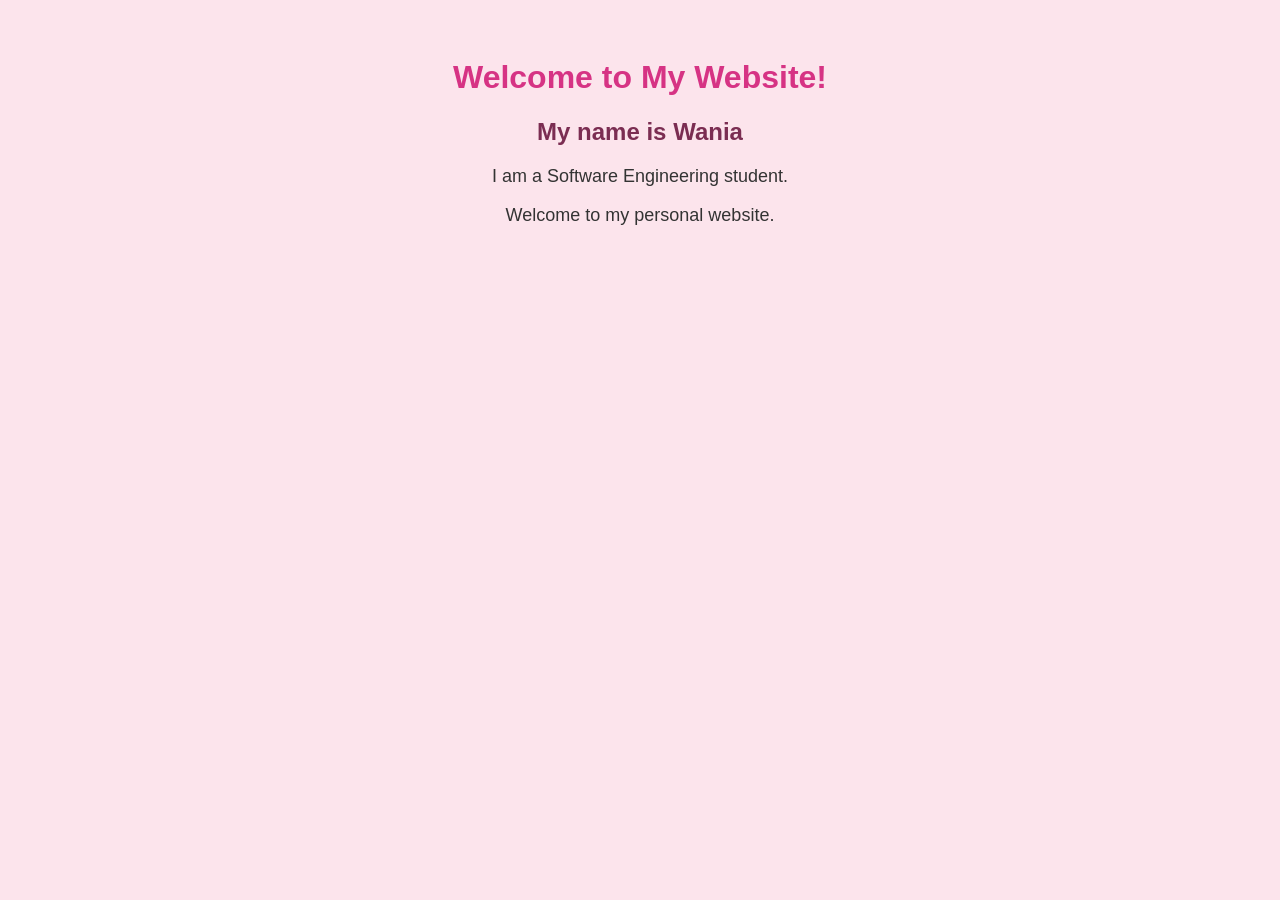
<file: index.html>
<!DOCTYPE html>
<html>
<head>
    <title>My Website</title>
    <link rel="stylesheet" href="style.css">
</head>
<body>

    <h1>Welcome to My Website!</h1>
    <h2>My name is Wania</h2>

    <p>I am a Software Engineering student.</p>
    <p>Welcome to my personal website.</p>

    <!-- Hidden Developer Message: Git is awesome! -->

</body>
</html>
</file>
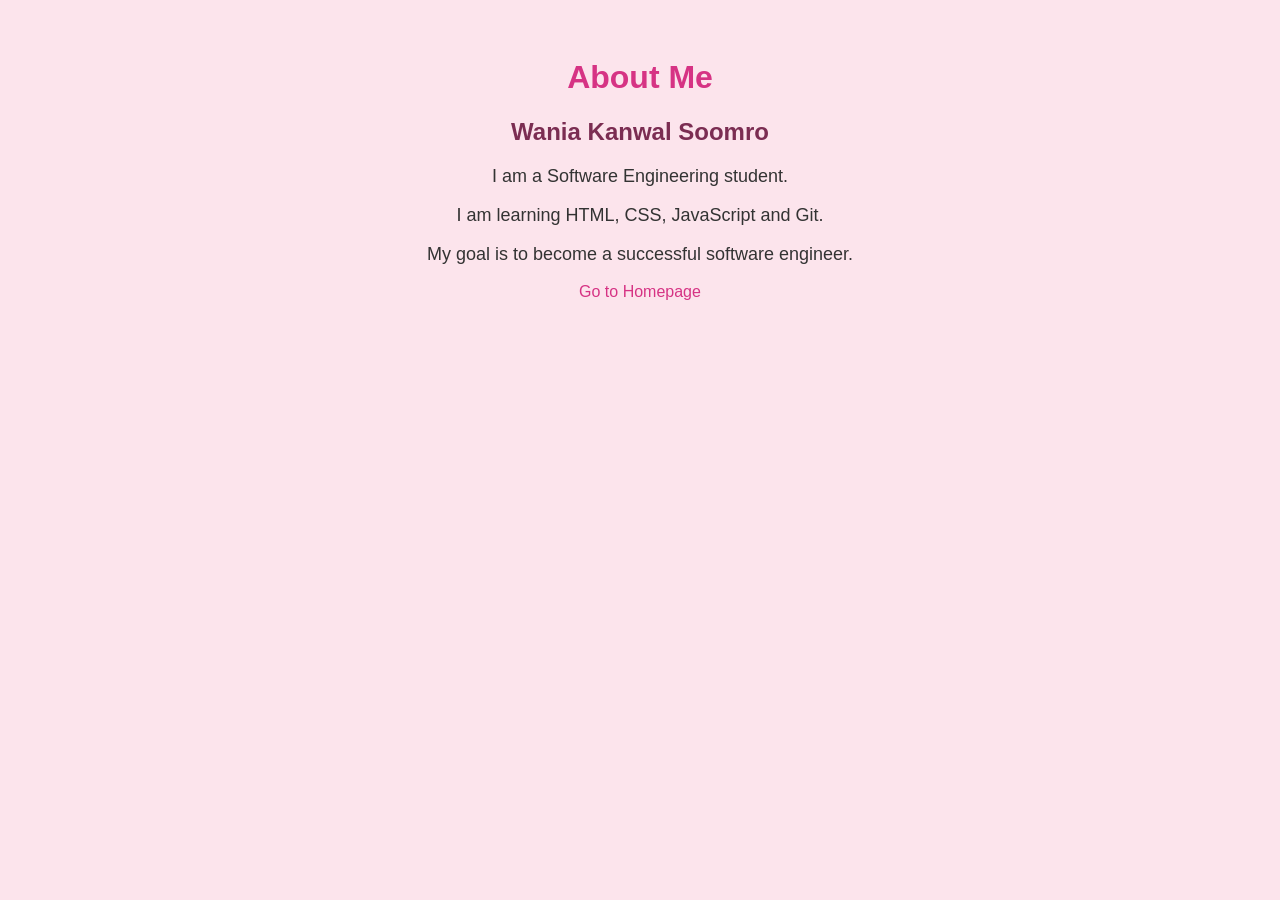
<file: about.html>
<!DOCTYPE html>
<html>
<head>
    <title>About Me</title>
    <link rel="stylesheet" href="style.css">
</head>
<body>

    <h1>About Me</h1>

    <h2>Wania Kanwal Soomro</h2>

    <p>I am a Software Engineering student.</p>

    <p>I am learning HTML, CSS, JavaScript and Git.</p>

    <p>My goal is to become a successful software engineer.</p>

    <a href="index.html">Go to Homepage</a>

</body>
</html>
</file>
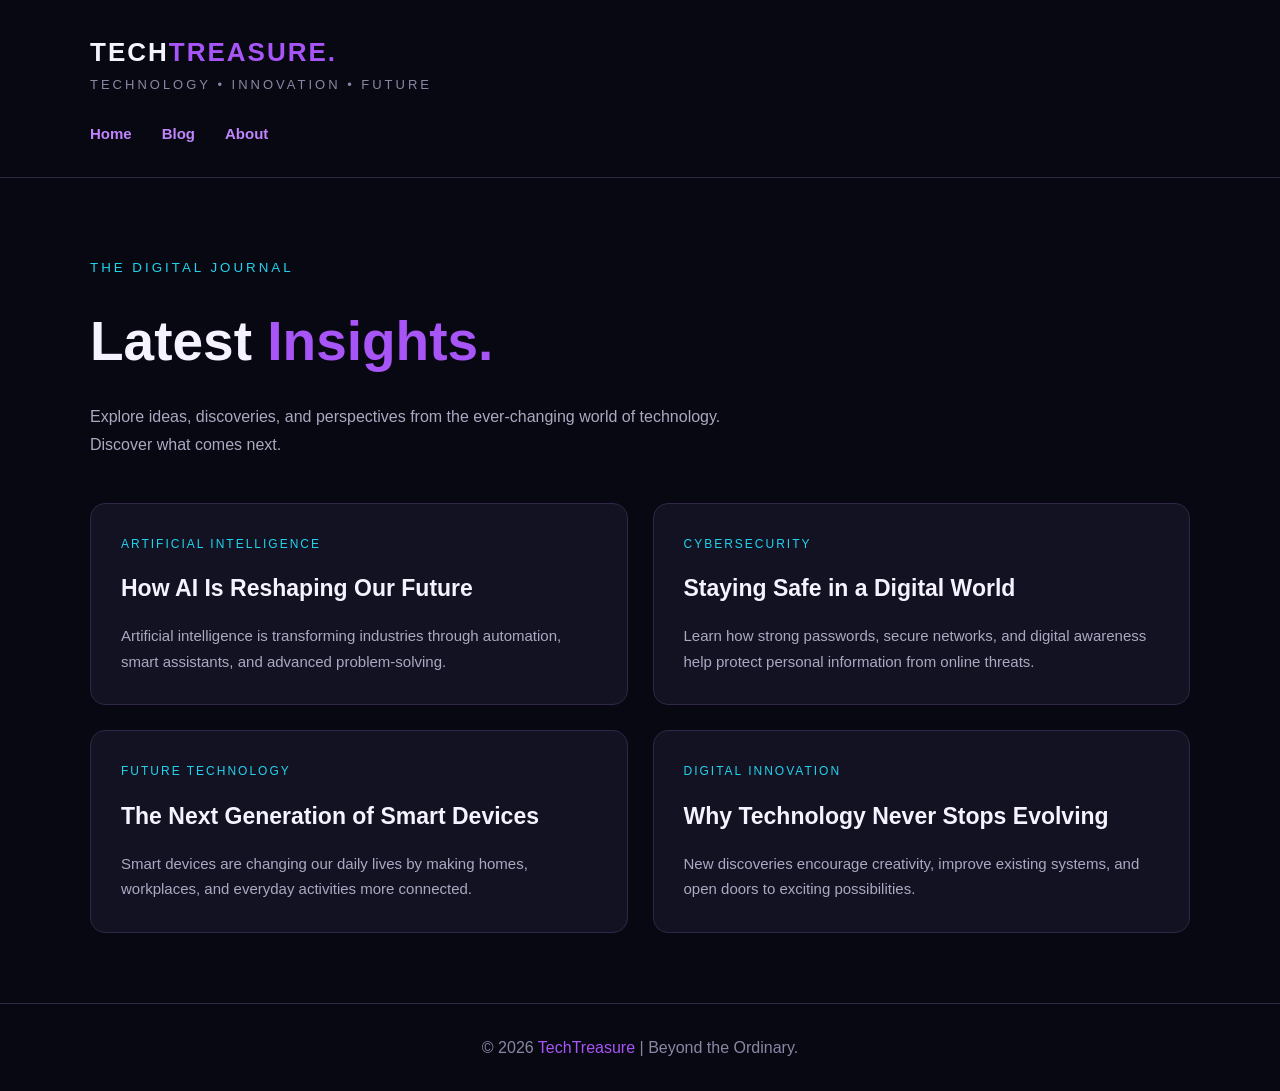
<file: blog.html>
<!DOCTYPE html>
<html lang="en">
<head>
    <meta charset="UTF-8">
    <meta name="viewport" content="width=device-width, initial-scale=1.0">
    <title>TechTreasure | Latest Insights</title>

    <style>
        * {
            margin: 0;
            padding: 0;
            box-sizing: border-box;
        }

        body {
            background: #080812;
            color: #f5f3ff;
            font-family: 'Segoe UI', Arial, sans-serif;
            line-height: 1.7;
        }

        .container {
            width: 88%;
            max-width: 1100px;
            margin: auto;
        }

        header {
            padding: 30px 0;
            border-bottom: 1px solid #302747;
        }

        .logo {
            font-size: 26px;
            font-weight: 800;
            letter-spacing: 2px;
        }

        .logo span {
            color: #a855f7;
        }

        .subtitle {
            color: #8888a5;
            font-size: 13px;
            letter-spacing: 3px;
        }

        .intro {
            padding: 75px 0 45px;
        }

        .intro small {
            color: #22d3ee;
            letter-spacing: 3px;
        }

        .intro h1 {
            font-size: 55px;
            margin: 15px 0;
        }

        .intro h1 span {
            color: #a855f7;
        }

        .intro p {
            color: #aaa9c2;
            max-width: 650px;
        }

        .blog-grid {
            display: grid;
            grid-template-columns: repeat(2, 1fr);
            gap: 25px;
            padding-bottom: 70px;
        }

        .post {
            background: #131222;
            border: 1px solid #302747;
            border-radius: 15px;
            padding: 30px;
            transition: 0.3s;
        }

        .post:hover {
            border-color: #a855f7;
            transform: translateY(-5px);
            box-shadow: 0 10px 30px #9333ea22;
        }

        .category {
            color: #22d3ee;
            font-size: 12px;
            letter-spacing: 2px;
            text-transform: uppercase;
        }

        .post h2 {
            font-size: 23px;
            margin: 15px 0;
        }

        .post p {
            color: #aaa9c2;
            font-size: 15px;
        }

        footer {
            border-top: 1px solid #302747;
            text-align: center;
            padding: 30px;
            color: #8888a5;
        }

        footer span {
            color: #a855f7;
        }

        @media (max-width: 700px) {
            .blog-grid {
                grid-template-columns: 1fr;
            }
        }
        .navbar {
    display: flex;
    gap: 30px;
    margin-top: 25px;
}

.navbar a {
    color: #c084fc;
    text-decoration: none;
    font-size: 15px;
    font-weight: 600;
    transition: 0.3s;
}

.navbar a:hover {
    color: #22d3ee;
    text-shadow: 0 0 12px #22d3ee;
}
    </style>
</head>

<body>

    <header>
        <div class="container">
            <div class="logo">TECH<span>TREASURE.</span></div>
            <div class="subtitle">TECHNOLOGY • INNOVATION • FUTURE</div>
            <nav class="navbar">
    <a href="home.html">Home</a>
    <a href="blog.html">Blog</a>
    <a href="#about">About</a>
</nav>
        </div>
    </header>

    <main class="container">

        <section class="intro">
            <small>THE DIGITAL JOURNAL</small>
            <h1>Latest <span>Insights.</span></h1>

            <p>
                Explore ideas, discoveries, and perspectives
                from the ever-changing world of technology.
                Discover what comes next.
            </p>
        </section>

        <section class="blog-grid">

            <article class="post">
                <div class="category">Artificial Intelligence</div>
                <h2>How AI Is Reshaping Our Future</h2>
                <p>
                    Artificial intelligence is transforming
                    industries through automation, smart
                    assistants, and advanced problem-solving.
                </p>
            </article>

            <article class="post">
                <div class="category">Cybersecurity</div>
                <h2>Staying Safe in a Digital World</h2>
                <p>
                    Learn how strong passwords, secure networks,
                    and digital awareness help protect personal
                    information from online threats.
                </p>
            </article>

            <article class="post">
                <div class="category">Future Technology</div>
                <h2>The Next Generation of Smart Devices</h2>
                <p>
                    Smart devices are changing our daily lives
                    by making homes, workplaces, and everyday
                    activities more connected.
                </p>
            </article>

            <article class="post">
                <div class="category">Digital Innovation</div>
                <h2>Why Technology Never Stops Evolving</h2>
                <p>
                    New discoveries encourage creativity,
                    improve existing systems, and open doors
                    to exciting possibilities.
                </p>
            </article>

        </section>

    </main>

    <footer>
        © 2026 <span>TechTreasure</span> | Beyond the Ordinary.
    </footer>

</body>
</html>
</file>
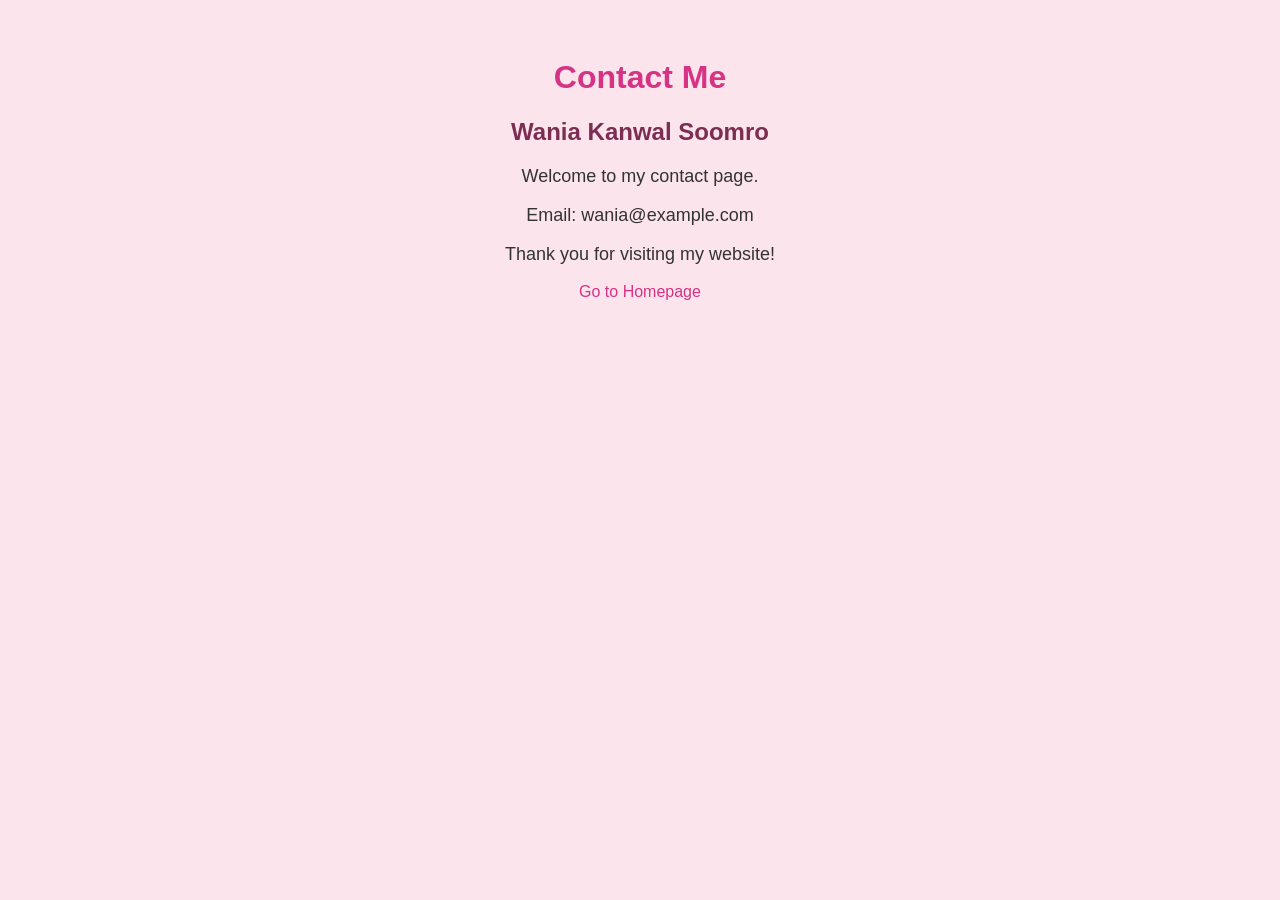
<file: contact.html>
<!DOCTYPE html>
<html>
<head>
    <title>Contact Me</title>
    <link rel="stylesheet" href="style.css">
</head>

<body>

    <h1>Contact Me</h1>

    <h2>Wania Kanwal Soomro</h2>

    <p>Welcome to my contact page.</p>

    <p>Email: wania@example.com</p>

    <p>Thank you for visiting my website!</p>

    <a href="index.html">Go to Homepage</a>

</body>
</html>
</file>
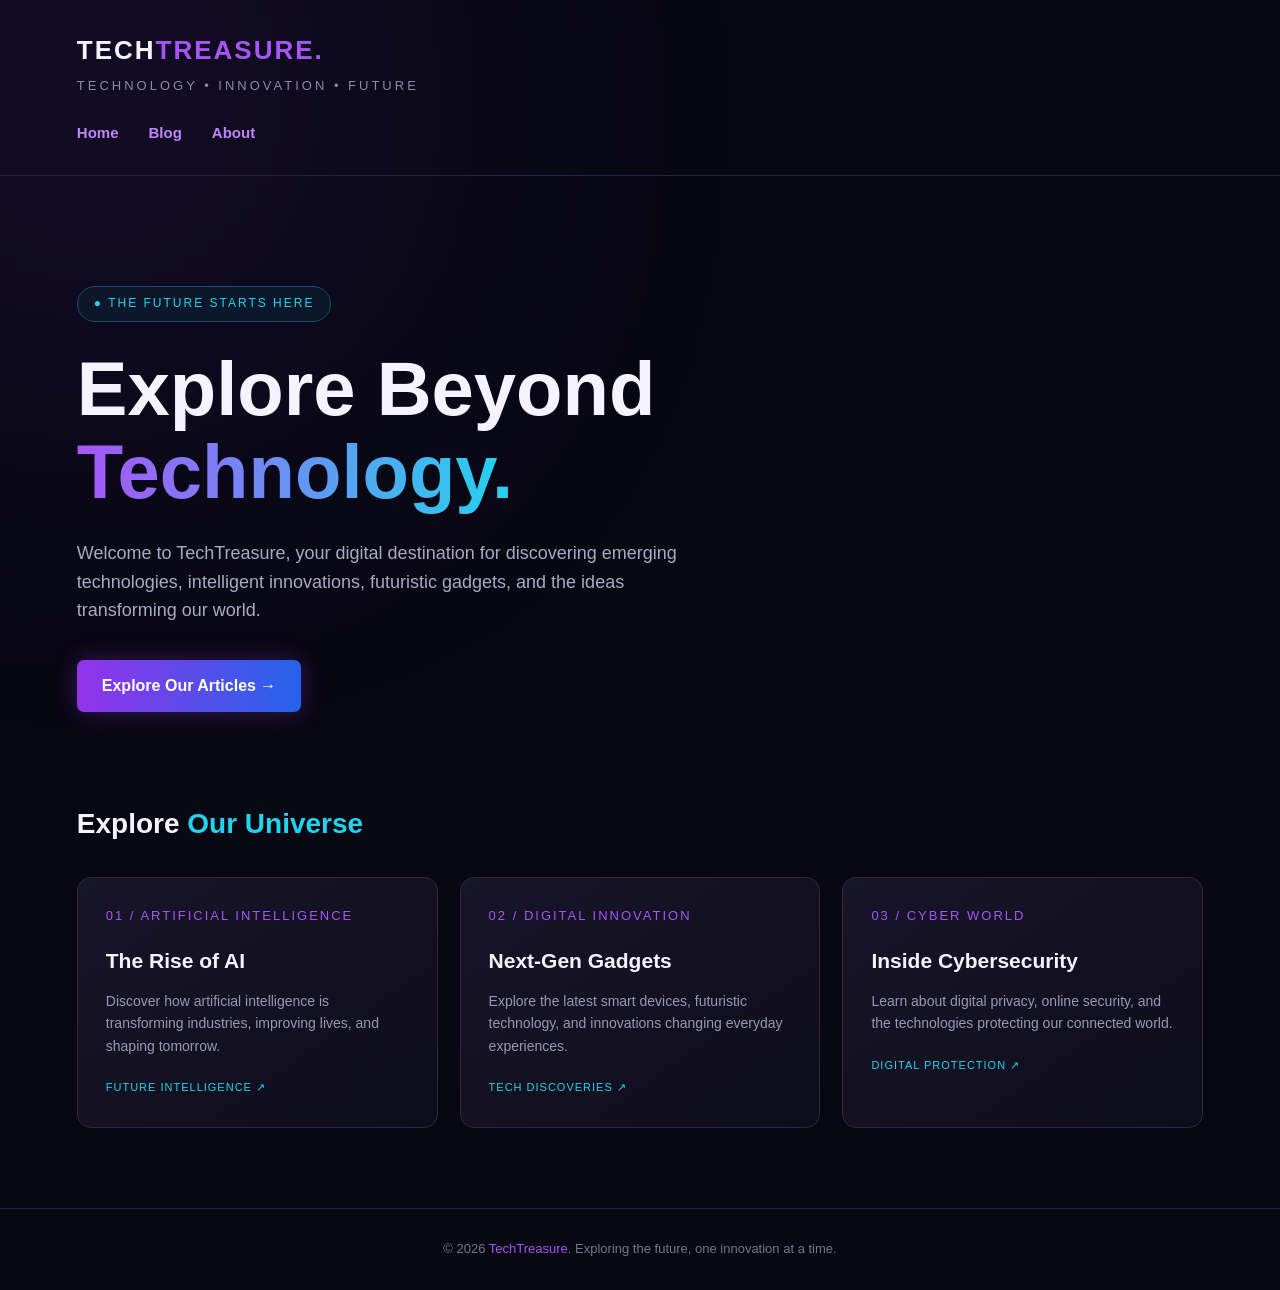
<file: home.html>
<!DOCTYPE html>
<html lang="en">
<head>
    <meta charset="UTF-8">
    <meta name="viewport" content="width=device-width, initial-scale=1.0">

    <title>TechTreasure | Beyond the Future</title>

    <style>
        * {
            margin: 0;
            padding: 0;
            box-sizing: border-box;
        }

        body {
            background: #080812;
            color: #f5f3ff;
            font-family: 'Segoe UI', Arial, sans-serif;
            line-height: 1.6;
        }

        /* Background Effects */
        body::before {
            content: "";
            position: fixed;
            width: 500px;
            height: 500px;
            background: #7c3aed;
            filter: blur(180px);
            opacity: 0.15;
            top: -150px;
            left: -150px;
            z-index: -1;
        }

        .container {
            width: 88%;
            max-width: 1200px;
            margin: auto;
        }

        /* Logo and Header */
        header {
            padding: 30px 0;
            border-bottom: 1px solid #29243d;
        }

        .logo {
            font-size: 26px;
            font-weight: 800;
            letter-spacing: 2px;
        }

        .logo span {
            color: #a855f7;
        }

        .tagline {
            color: #8b8ba7;
            font-size: 13px;
            letter-spacing: 3px;
            text-transform: uppercase;
            margin-top: 4px;
        }

        /* Hero Section */
        .hero {
            padding: 110px 0 90px;
            max-width: 850px;
        }

        .label {
            display: inline-block;
            color: #22d3ee;
            border: 1px solid #164e63;
            background: #08334455;
            padding: 7px 16px;
            border-radius: 30px;
            font-size: 12px;
            letter-spacing: 2px;
            margin-bottom: 25px;
        }

        .hero h1 {
            font-size: clamp(42px, 7vw, 76px);
            line-height: 1.1;
            margin-bottom: 25px;
        }

        .hero h1 span {
            background: linear-gradient(90deg, #a855f7, #22d3ee);
            -webkit-background-clip: text;
            color: transparent;
        }

        .hero p {
            color: #aaa9c2;
            font-size: 18px;
            max-width: 650px;
            margin-bottom: 35px;
        }

        .hero-button {
            display: inline-block;
            padding: 13px 25px;
            background: linear-gradient(90deg, #9333ea, #2563eb);
            color: white;
            text-decoration: none;
            border-radius: 7px;
            font-weight: bold;
            box-shadow: 0 0 25px #9333ea55;
        }

        /* Featured Section */
        .section-title {
            font-size: 28px;
            margin-bottom: 30px;
        }

        .section-title span {
            color: #22d3ee;
        }

        .articles {
            display: grid;
            grid-template-columns: repeat(3, 1fr);
            gap: 22px;
            padding-bottom: 80px;
        }

        .card {
            background: linear-gradient(145deg, #171528, #0e0d1b);
            border: 1px solid #302747;
            border-radius: 14px;
            padding: 28px;
            transition: 0.3s;
        }

        .card:hover {
            transform: translateY(-7px);
            border-color: #a855f7;
            box-shadow: 0 10px 35px #9333ea22;
        }

        .card-number {
            color: #a855f7;
            font-size: 13px;
            letter-spacing: 2px;
            margin-bottom: 18px;
        }

        .card h3 {
            font-size: 21px;
            margin-bottom: 12px;
        }

        .card p {
            color: #9998b2;
            font-size: 14px;
        }

        .category {
            display: inline-block;
            color: #22d3ee;
            font-size: 11px;
            letter-spacing: 1px;
            margin-top: 22px;
            text-transform: uppercase;
        }

        /* Footer */
        footer {
            border-top: 1px solid #29243d;
            padding: 30px 0;
            text-align: center;
            color: #77768e;
            font-size: 13px;
        }

        footer span {
            color: #a855f7;
        }

        /* Responsive Design */
        @media (max-width: 800px) {
            .articles {
                grid-template-columns: 1fr;
            }

            .hero {
                padding: 75px 0;
            }
        }
        .navbar {
    display: flex;
    gap: 30px;
    margin-top: 25px;
}

.navbar a {
    color: #c084fc;
    text-decoration: none;
    font-size: 15px;
    font-weight: 600;
    transition: 0.3s;
}

.navbar a:hover {
    color: #22d3ee;
    text-shadow: 0 0 12px #22d3ee;
}
    </style>
</head>

<body>

    <header>
        <div class="container">
            <div class="logo">TECH<span>TREASURE.</span></div>
            <div class="tagline">Technology • Innovation • Future</div>
            <nav class="navbar">
    <a href="home.html">Home</a>
    <a href="blog.html">Blog</a>
    <a href="#about">About</a>
</nav>
        </div>
    </header>

    <main class="container">

        <section class="hero">
            <div class="label">● THE FUTURE STARTS HERE</div>

            <h1>
                Explore Beyond
                <span>Technology.</span>
            </h1>

            <p>
                Welcome to TechTreasure, your digital destination
                for discovering emerging technologies, intelligent
                innovations, futuristic gadgets, and the ideas
                transforming our world.
            </p>

            <a href="blog.html" class="hero-button">
                Explore Our Articles →
            </a>
        </section>

        <section>
            <h2 class="section-title">
                Explore <span>Our Universe</span>
            </h2>

            <div class="articles">

                <article class="card">
                    <div class="card-number">01 / ARTIFICIAL INTELLIGENCE</div>
                    <h3>The Rise of AI</h3>
                    <p>
                        Discover how artificial intelligence is
                        transforming industries, improving lives,
                        and shaping tomorrow.
                    </p>
                    <div class="category">Future Intelligence ↗</div>
                </article>

                <article class="card">
                    <div class="card-number">02 / DIGITAL INNOVATION</div>
                    <h3>Next-Gen Gadgets</h3>
                    <p>
                        Explore the latest smart devices, futuristic
                        technology, and innovations changing
                        everyday experiences.
                    </p>
                    <div class="category">Tech Discoveries ↗</div>
                </article>

                <article class="card">
                    <div class="card-number">03 / CYBER WORLD</div>
                    <h3>Inside Cybersecurity</h3>
                    <p>
                        Learn about digital privacy, online security,
                        and the technologies protecting our
                        connected world.
                    </p>
                    <div class="category">Digital Protection ↗</div>
                </article>

            </div>
        </section>

    </main>

    <footer>
        © 2026 <span>TechTreasure</span>. Exploring the future, one
        innovation at a time.
    </footer>

</body>
</html>
</file>
<file: style.css>
body {
    background-color: #fce4ec;
    font-family: Arial, sans-serif;
    text-align: center;
    padding: 30px;
}

h1 {
    color: #d63384;
}

h2 {
    color: #7b2d52;
}

p {
    color: #333333;
    font-size: 18px;
}

a {
    color: #d63384;
    text-decoration: none;
}
</file>
